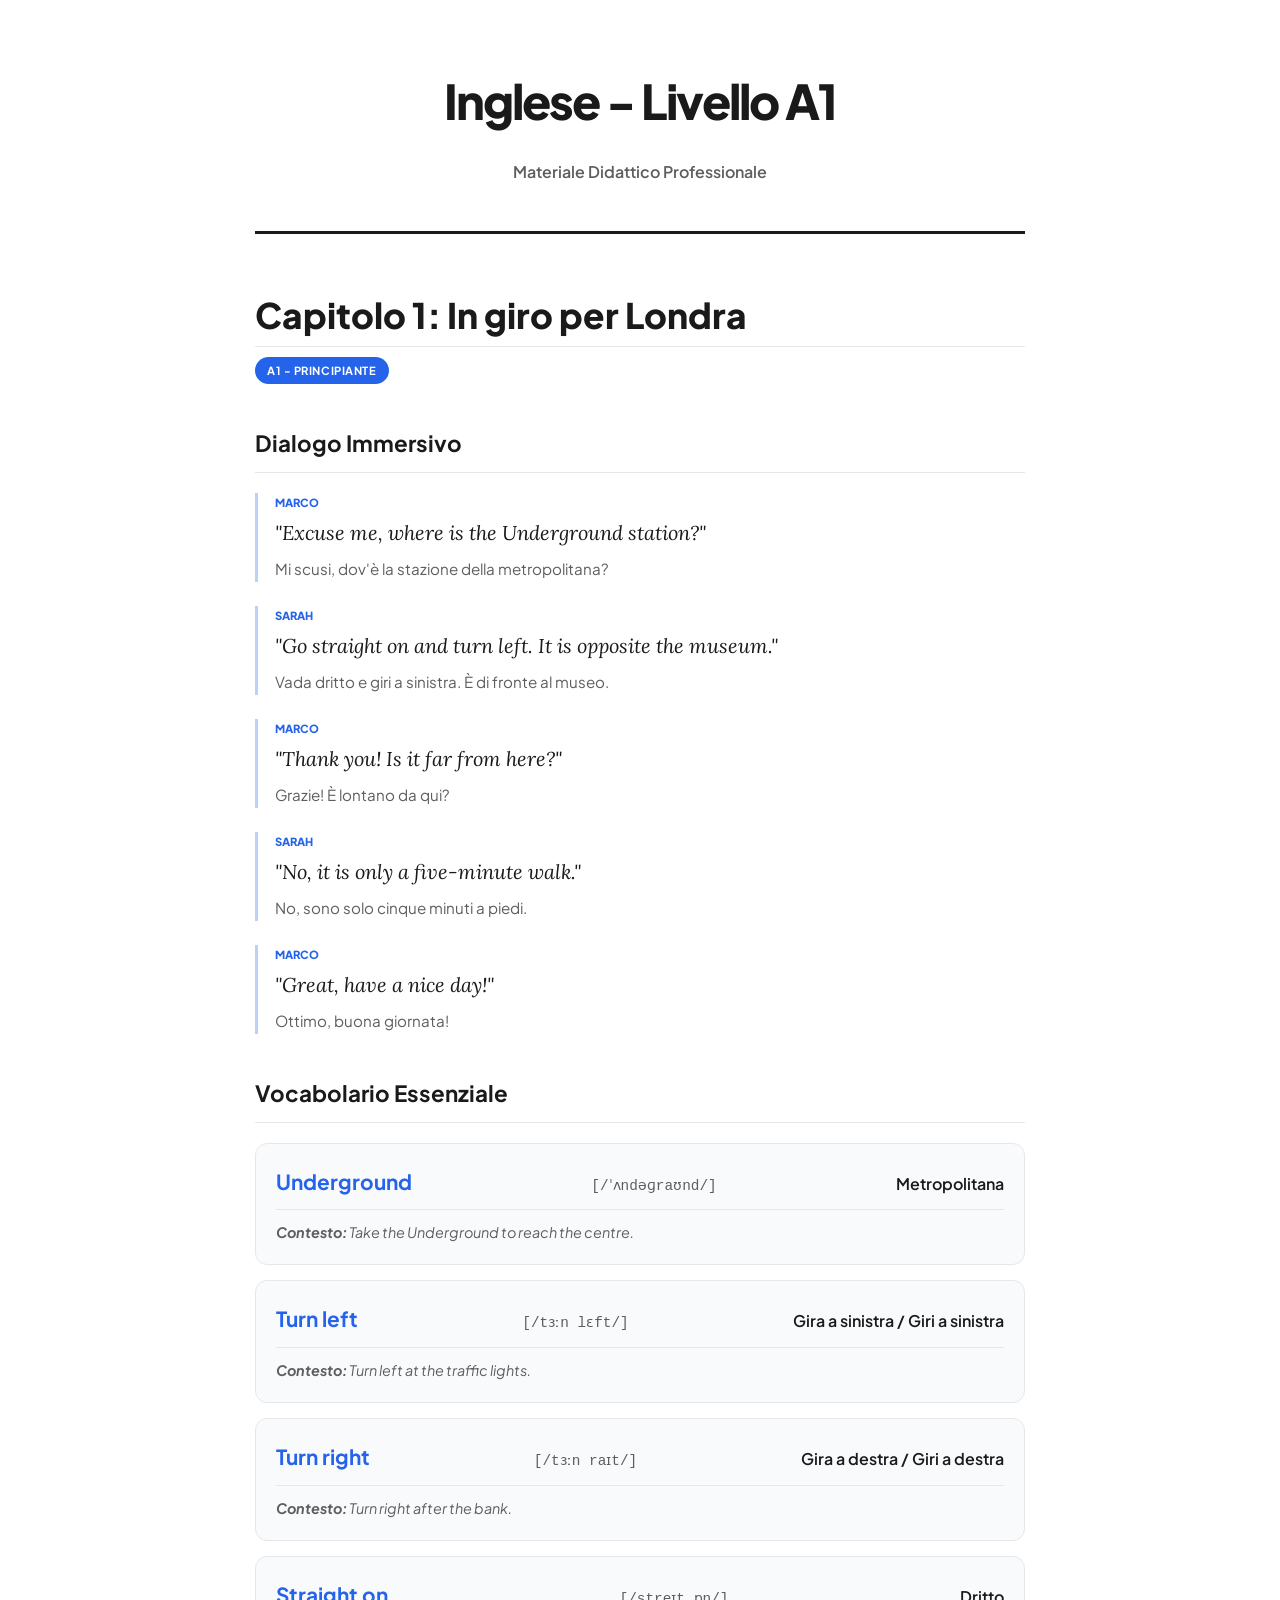
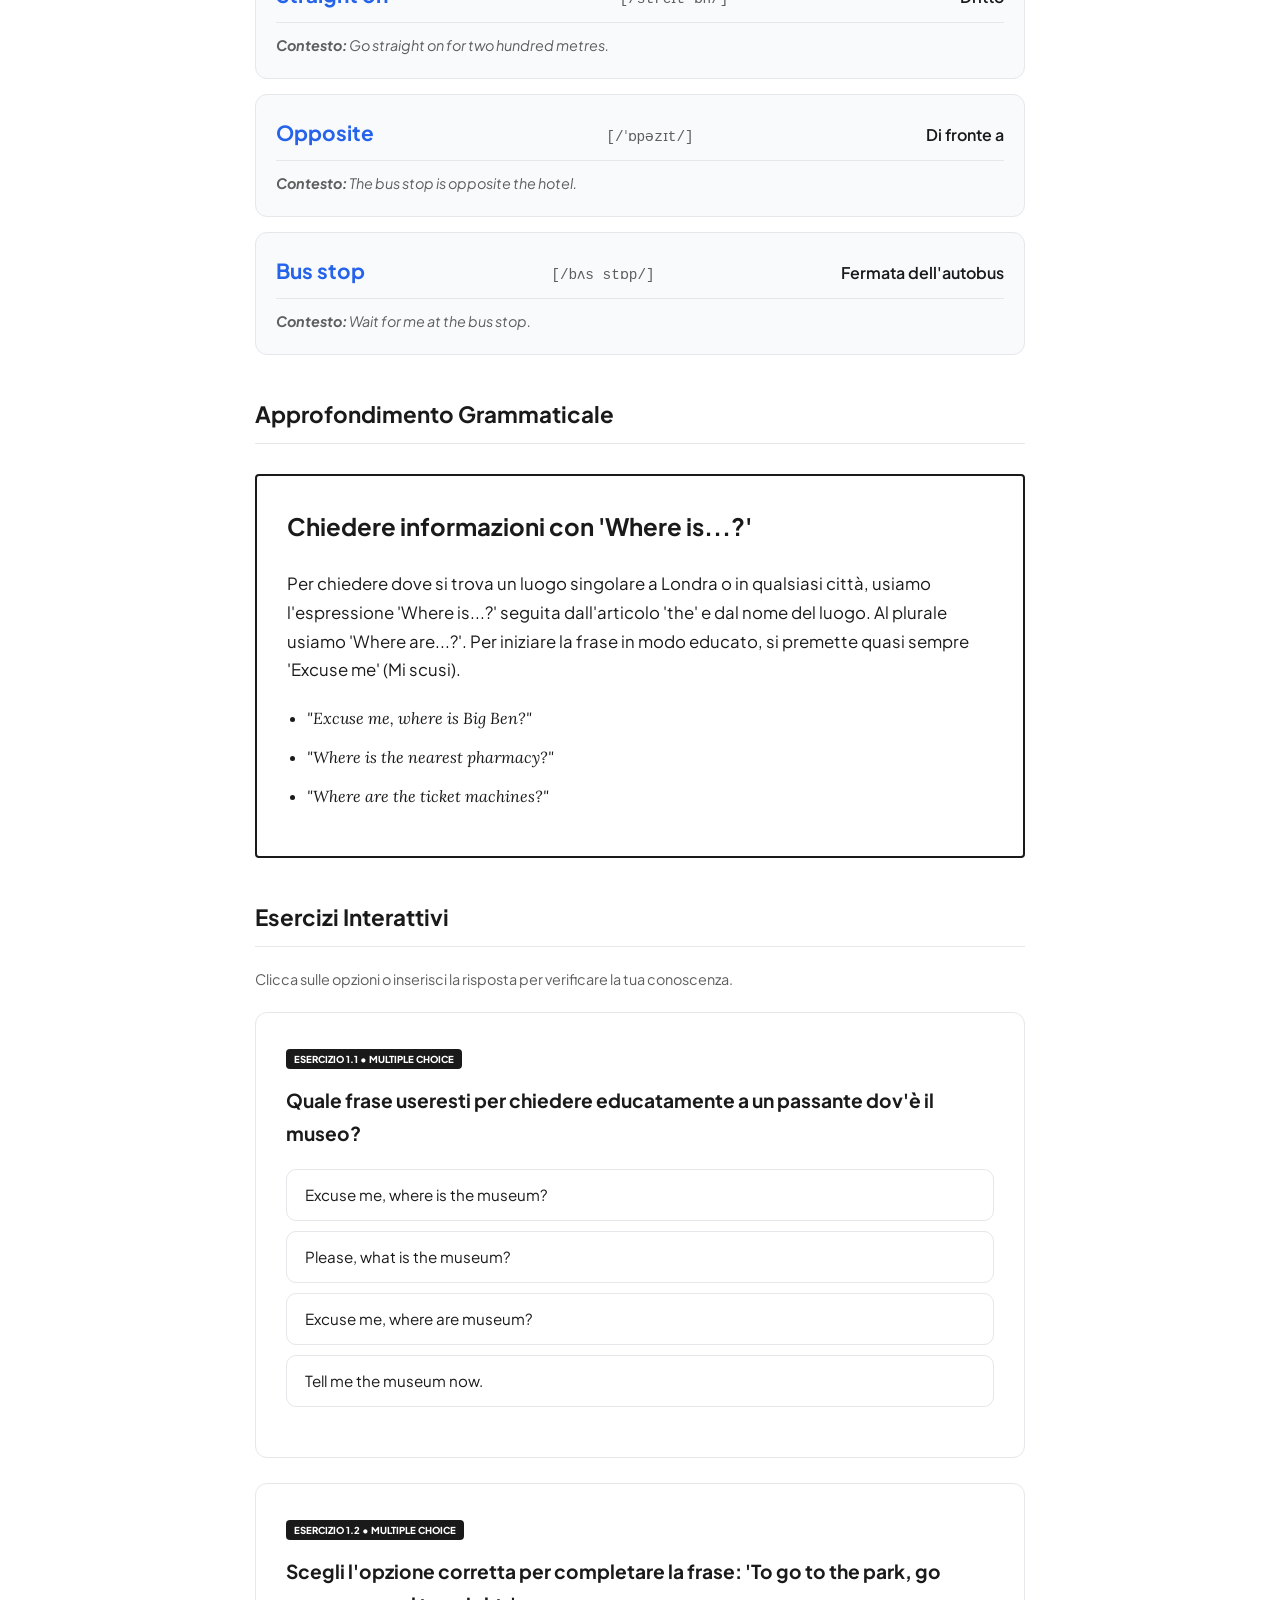
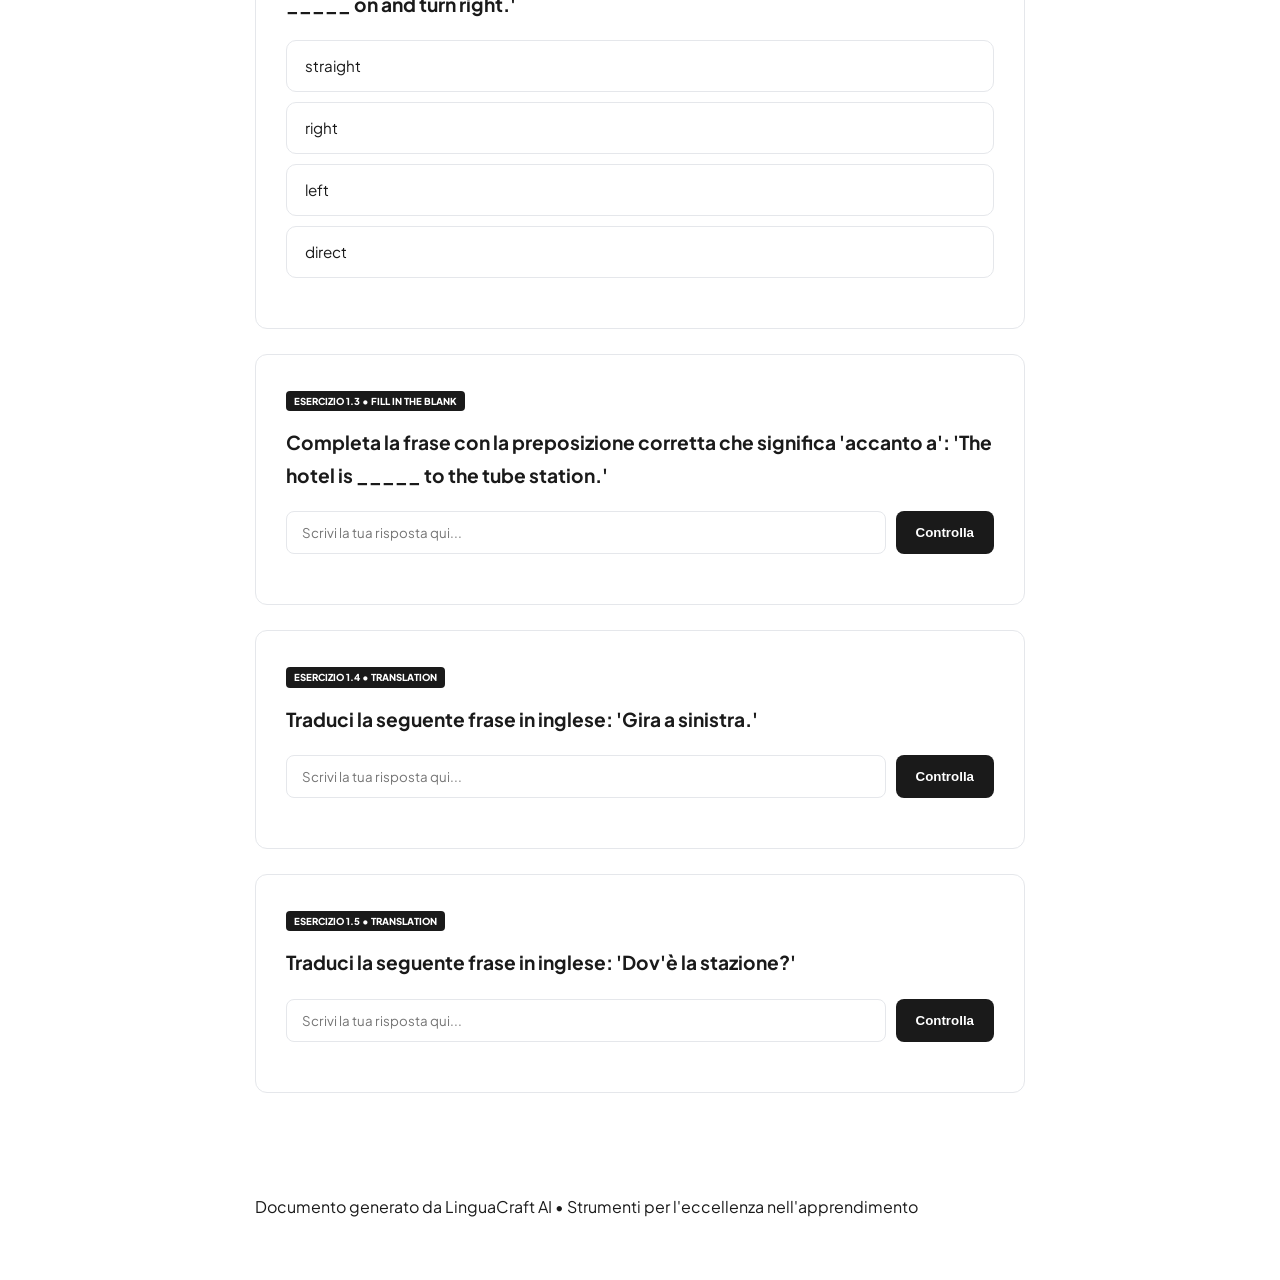
<file: public/assets/lezione_inglese.html>
<!DOCTYPE html>
<html lang="it">
<head>
    <meta charset="UTF-8">
    <meta name="viewport" content="width=device-width, initial-scale=1.0">
    <title>Inglese - Livello A1</title>
    <style>
        @import url('https://fonts.googleapis.com/css2?family=Plus+Jakarta+Sans:wght@400;600;700;800&family=Lora:ital,wght@0,400;0,700;1,400&display=swap');
        
        :root {
            --bg: #ffffff;
            --text-main: #1a1a1a;
            --text-muted: #5e5e5e;
            --accent: #2563eb;
            --accent-soft: #eff6ff;
            --border: #e5e7eb;
            --card-bg: #f9fafb;
        }

        * { box-sizing: border-box; }
        
        body { 
            font-family: 'Plus Jakarta Sans', system-ui, sans-serif; 
            line-height: 1.7; 
            max-width: 850px; 
            margin: 0 auto; 
            padding: 60px 40px; 
            background-color: var(--bg); 
            color: var(--text-main);
            -webkit-print-color-adjust: exact;
        }

        .header-main {
            text-align: center;
            border-bottom: 3px solid var(--text-main);
            padding-bottom: 30px;
            margin-bottom: 60px;
        }

        .header-main h1 { 
            font-size: 3rem; 
            margin: 0; 
            font-weight: 800;
            letter-spacing: -0.04em;
        }

        .chapter { 
            margin-bottom: 100px;
            page-break-before: always;
        }

        .chapter:first-of-type { page-break-before: auto; }

        .chapter-header {
            margin-bottom: 40px;
        }

        .chapter-title {
            font-size: 2.2rem;
            font-weight: 800;
            color: var(--text-main);
            margin: 0;
            line-height: 1.2;
        }

        .difficulty-tag {
            display: inline-block;
            background: var(--accent);
            color: white;
            font-size: 0.7rem;
            text-transform: uppercase;
            padding: 4px 12px;
            border-radius: 100px;
            font-weight: 700;
            margin-top: 10px;
            letter-spacing: 0.05em;
        }

        h2 { 
            font-size: 1.4rem;
            margin-top: 40px;
            margin-bottom: 20px;
            font-weight: 700;
            border-bottom: 1px solid var(--border);
            padding-bottom: 10px;
        }

        .section { margin: 40px 0; }

        /* Dialogue Style */
        .dialogue-container {
            margin: 20px 0;
        }
        .dialogue-item {
            margin-bottom: 24px;
            padding-left: 20px;
            position: relative;
        }
        .dialogue-item::before {
            content: "";
            position: absolute;
            left: 0;
            top: 0;
            bottom: 0;
            width: 3px;
            background: var(--accent);
            opacity: 0.3;
        }
        .speaker-name {
            display: block;
            font-weight: 800;
            font-size: 0.7rem;
            text-transform: uppercase;
            color: var(--accent);
            margin-bottom: 4px;
        }
        .text-foreign {
            font-family: 'Lora', serif;
            font-size: 1.25rem;
            font-style: italic;
            color: var(--text-main);
            display: block;
            margin-bottom: 6px;
        }
        .text-translation {
            font-size: 0.95rem;
            color: var(--text-muted);
            display: block;
        }

        /* Vocabulary Table-like Grid */
        .vocab-list {
            display: grid;
            gap: 15px;
        }
        .vocab-card {
            background: var(--card-bg);
            padding: 20px;
            border-radius: 12px;
            border: 1px solid var(--border);
        }
        .vocab-head {
            display: flex;
            justify-content: space-between;
            align-items: baseline;
            margin-bottom: 8px;
        }
        .word { font-size: 1.3rem; font-weight: 700; color: var(--accent); }
        .phon { font-family: monospace; color: var(--text-muted); font-size: 0.9rem; }
        .transl { font-weight: 600; color: var(--text-main); }
        .example-sentence {
            margin-top: 10px;
            padding-top: 10px;
            border-top: 1px solid var(--border);
            font-size: 0.9rem;
            color: var(--text-muted);
            font-style: italic;
        }

        /* Grammar Box */
        .grammar-card {
            border: 2px solid var(--text-main);
            padding: 30px;
            border-radius: 4px;
            margin: 30px 0;
        }
        .grammar-card h3 { margin-top: 0; font-size: 1.5rem; }
        .grammar-card p { font-size: 1.05rem; }
        .grammar-list { padding-left: 20px; margin-top: 20px; }
        .grammar-list li { margin-bottom: 12px; font-family: 'Lora', serif; font-style: italic; }

        /* Exercises Section */
        .exercise-item {
            background: white;
            border: 1px solid var(--border);
            padding: 30px;
            border-radius: 12px;
            margin-bottom: 25px;
        }
        .ex-label {
            display: inline-block;
            background: var(--text-main);
            color: white;
            font-size: 0.6rem;
            font-weight: 800;
            padding: 2px 8px;
            border-radius: 4px;
            text-transform: uppercase;
            margin-bottom: 15px;
        }
        .ex-question {
            font-size: 1.2rem;
            font-weight: 700;
            margin-bottom: 20px;
        }
        .ex-options {
            display: grid;
            grid-template-columns: 1fr;
            gap: 10px;
            margin-bottom: 20px;
        }
        .ex-option {
            padding: 12px 18px;
            border: 1px solid var(--border);
            border-radius: 10px;
            font-size: 0.95rem;
            cursor: pointer;
            transition: all 0.2s;
        }
        .ex-option:hover {
            border-color: var(--accent);
            background: var(--accent-soft);
        }
        .ex-option.correct {
            background: #dcfce7;
            border-color: #22c55e;
            color: #166534;
        }
        .ex-option.wrong {
            background: #fee2e2;
            border-color: #ef4444;
            color: #991b1b;
        }

        .ex-input-group {
            display: flex;
            gap: 10px;
            margin-bottom: 20px;
        }
        .ex-input {
            flex: 1;
            padding: 12px 15px;
            border: 1px solid var(--border);
            border-radius: 8px;
            font-family: inherit;
        }
        .ex-check-btn {
            background: var(--text-main);
            color: white;
            border: none;
            padding: 0 20px;
            border-radius: 8px;
            cursor: pointer;
            font-weight: 600;
        }

        .ex-feedback {
            margin-top: 20px;
            padding: 20px;
            background: var(--card-bg);
            border-radius: 10px;
            border: 1px solid var(--border);
            animation: fadeIn 0.4s ease;
        }
        @keyframes fadeIn {
            from { opacity: 0; transform: translateY(5px); }
            to { opacity: 1; transform: translateY(0); }
        }
        .ex-solution-text {
            color: var(--text-main);
            font-weight: 700;
            margin-bottom: 8px;
        }
        .ex-explanation-text {
            font-size: 0.85rem;
            color: var(--text-muted);
            line-height: 1.5;
        }

        .answer-key { 
            display: none; 
        }

        @media print { 
            body { padding: 40px; }
            .chapter { border: none; } 
            .exercise-item { box-shadow: none; border: 1px solid #ddd; }
            .answer-key { display: block; }
            .ex-check-btn, .ex-input { display: none; }
        }
    </style>
    <script>
        function checkOption(el, correctAnswer) {
            const container = el.closest('.exercise-item');
            if (container.classList.contains('answered')) return;
            
            const options = container.querySelectorAll('.ex-option');
            const feedback = container.querySelector('.ex-feedback');
            
            container.classList.add('answered');
            
            if (el.innerText.trim() === correctAnswer.trim()) {
                el.classList.add('correct');
            } else {
                el.classList.add('wrong');
                // Find and highlight correct one
                options.forEach(opt => {
                    if (opt.innerText.trim() === correctAnswer.trim()) opt.classList.add('correct');
                });
            }
            
            feedback.style.display = 'block';
        }

        function checkInput(input, correctAnswer) {
            const container = input.closest('.exercise-item');
            if (container.classList.contains('answered')) return;
            
            const feedback = container.querySelector('.ex-feedback');
            container.classList.add('answered');
            
            const isCorrect = input.value.trim().toLowerCase() === correctAnswer.trim().toLowerCase();
            input.style.borderColor = isCorrect ? '#22c55e' : '#ef4444';
            input.style.backgroundColor = isCorrect ? '#dcfce7' : '#fee2e2';
            
            feedback.style.display = 'block';
        }
    </script>
</head>
<body>
        <div class="header-main">
            <h1>Inglese - Livello A1</h1>
            <p style="color: var(--text-muted); font-weight: 600;">Materiale Didattico Professionale</p>
        </div>
        
    <article class="chapter">
      <header class="chapter-header">
        <h2 class="chapter-title">Capitolo 1: In giro per Londra</h2>
        <span class="difficulty-tag">A1 - Principiante</span>
      </header>
      
      <section class="section">
        <h2>Dialogo Immersivo</h2>
        <div class="dialogue-container">
          
            <div class="dialogue-item">
              <span class="speaker-name">Marco</span>
              <span class="text-foreign">"Excuse me, where is the Underground station?"</span>
              <span class="text-translation">Mi scusi, dov'è la stazione della metropolitana?</span>
            </div>
          
            <div class="dialogue-item">
              <span class="speaker-name">Sarah</span>
              <span class="text-foreign">"Go straight on and turn left. It is opposite the museum."</span>
              <span class="text-translation">Vada dritto e giri a sinistra. È di fronte al museo.</span>
            </div>
          
            <div class="dialogue-item">
              <span class="speaker-name">Marco</span>
              <span class="text-foreign">"Thank you! Is it far from here?"</span>
              <span class="text-translation">Grazie! È lontano da qui?</span>
            </div>
          
            <div class="dialogue-item">
              <span class="speaker-name">Sarah</span>
              <span class="text-foreign">"No, it is only a five-minute walk."</span>
              <span class="text-translation">No, sono solo cinque minuti a piedi.</span>
            </div>
          
            <div class="dialogue-item">
              <span class="speaker-name">Marco</span>
              <span class="text-foreign">"Great, have a nice day!"</span>
              <span class="text-translation">Ottimo, buona giornata!</span>
            </div>
          
        </div>
      </section>

      <section class="section">
        <h2>Vocabolario Essenziale</h2>
        <div class="vocab-list">
          
            <div class="vocab-card">
              <div class="vocab-head">
                <span class="word">Underground</span>
                <span class="phon">[/ˈʌndəɡraʊnd/]</span>
                <span class="transl">Metropolitana</span>
              </div>
              <div class="example-sentence">
                <strong>Contesto:</strong> Take the Underground to reach the centre.
              </div>
            </div>
          
            <div class="vocab-card">
              <div class="vocab-head">
                <span class="word">Turn left</span>
                <span class="phon">[/tɜːn lɛft/]</span>
                <span class="transl">Gira a sinistra / Giri a sinistra</span>
              </div>
              <div class="example-sentence">
                <strong>Contesto:</strong> Turn left at the traffic lights.
              </div>
            </div>
          
            <div class="vocab-card">
              <div class="vocab-head">
                <span class="word">Turn right</span>
                <span class="phon">[/tɜːn raɪt/]</span>
                <span class="transl">Gira a destra / Giri a destra</span>
              </div>
              <div class="example-sentence">
                <strong>Contesto:</strong> Turn right after the bank.
              </div>
            </div>
          
            <div class="vocab-card">
              <div class="vocab-head">
                <span class="word">Straight on</span>
                <span class="phon">[/streɪt ɒn/]</span>
                <span class="transl">Dritto</span>
              </div>
              <div class="example-sentence">
                <strong>Contesto:</strong> Go straight on for two hundred metres.
              </div>
            </div>
          
            <div class="vocab-card">
              <div class="vocab-head">
                <span class="word">Opposite</span>
                <span class="phon">[/ˈɒpəzɪt/]</span>
                <span class="transl">Di fronte a</span>
              </div>
              <div class="example-sentence">
                <strong>Contesto:</strong> The bus stop is opposite the hotel.
              </div>
            </div>
          
            <div class="vocab-card">
              <div class="vocab-head">
                <span class="word">Bus stop</span>
                <span class="phon">[/bʌs stɒp/]</span>
                <span class="transl">Fermata dell'autobus</span>
              </div>
              <div class="example-sentence">
                <strong>Contesto:</strong> Wait for me at the bus stop.
              </div>
            </div>
          
        </div>
      </section>

      <section class="section">
        <h2>Approfondimento Grammaticale</h2>
        <div class="grammar-card">
          <h3>Chiedere informazioni con 'Where is...?'</h3>
          <p>Per chiedere dove si trova un luogo singolare a Londra o in qualsiasi città, usiamo l'espressione 'Where is...?' seguita dall'articolo 'the' e dal nome del luogo. Al plurale usiamo 'Where are...?'. Per iniziare la frase in modo educato, si premette quasi sempre 'Excuse me' (Mi scusi).</p>
          <ul class="grammar-list">
            <li>"Excuse me, where is Big Ben?"</li><li>"Where is the nearest pharmacy?"</li><li>"Where are the ticket machines?"</li>
          </ul>
        </div>
      </section>

      <section class="section">
        <h2>Esercizi Interattivi</h2>
        <p style="color: var(--text-muted); font-size: 0.9rem; margin-bottom: 20px;">
          Clicca sulle opzioni o inserisci la risposta per verificare la tua conoscenza.
        </p>
        <div class="exercises-container">
          
            <div class="exercise-item" id="ex-0-0" data-answer="Excuse me, where is the museum?">
              <span class="ex-label">Esercizio 1.1 &bull; multiple choice</span>
              <div class="ex-question">Quale frase useresti per chiedere educatamente a un passante dov'è il museo?</div>
              
              
                <div class="ex-options">
                  
                    <div class="ex-option" onclick="checkOption(this, 'Excuse me, where is the museum?')">Excuse me, where is the museum?</div>
                  
                    <div class="ex-option" onclick="checkOption(this, 'Excuse me, where is the museum?')">Please, what is the museum?</div>
                  
                    <div class="ex-option" onclick="checkOption(this, 'Excuse me, where is the museum?')">Excuse me, where are museum?</div>
                  
                    <div class="ex-option" onclick="checkOption(this, 'Excuse me, where is the museum?')">Tell me the museum now.</div>
                  
                </div>
              

              <div class="ex-feedback" style="display: none;">
                <div class="ex-solution-text">
                  <strong>Risposta Corretta:</strong> <span class="correct-val">Excuse me, where is the museum?</span>
                </div>
                <div class="ex-explanation-text">'Excuse me, where is...' è la forma corretta ed educata per chiedere dove si trova un luogo singolare.</div>
              </div>
            </div>
          
            <div class="exercise-item" id="ex-0-1" data-answer="straight">
              <span class="ex-label">Esercizio 1.2 &bull; multiple choice</span>
              <div class="ex-question">Scegli l'opzione corretta per completare la frase: 'To go to the park, go _____ on and turn right.'</div>
              
              
                <div class="ex-options">
                  
                    <div class="ex-option" onclick="checkOption(this, 'straight')">straight</div>
                  
                    <div class="ex-option" onclick="checkOption(this, 'straight')">right</div>
                  
                    <div class="ex-option" onclick="checkOption(this, 'straight')">left</div>
                  
                    <div class="ex-option" onclick="checkOption(this, 'straight')">direct</div>
                  
                </div>
              

              <div class="ex-feedback" style="display: none;">
                <div class="ex-solution-text">
                  <strong>Risposta Corretta:</strong> <span class="correct-val">straight</span>
                </div>
                <div class="ex-explanation-text">L'espressione comune per dire 'vai dritto' in inglese britannico è 'go straight on'.</div>
              </div>
            </div>
          
            <div class="exercise-item" id="ex-0-2" data-answer="next">
              <span class="ex-label">Esercizio 1.3 &bull; fill in the blank</span>
              <div class="ex-question">Completa la frase con la preposizione corretta che significa 'accanto a': 'The hotel is _____ to the tube station.'</div>
              
              
                <div class="ex-input-group">
                  <input type="text" class="ex-input" placeholder="Scrivi la tua risposta qui..." onkeypress="if(event.key === 'Enter') checkInput(this, 'next')">
                  <button class="ex-check-btn" onclick="checkInput(this.previousElementSibling, 'next')">Controlla</button>
                </div>
              

              <div class="ex-feedback" style="display: none;">
                <div class="ex-solution-text">
                  <strong>Risposta Corretta:</strong> <span class="correct-val">next</span>
                </div>
                <div class="ex-explanation-text">La locuzione prepositiva corretta per 'accanto a' è 'next to'.</div>
              </div>
            </div>
          
            <div class="exercise-item" id="ex-0-3" data-answer="Turn left.">
              <span class="ex-label">Esercizio 1.4 &bull; translation</span>
              <div class="ex-question">Traduci la seguente frase in inglese: 'Gira a sinistra.'</div>
              
              
                <div class="ex-input-group">
                  <input type="text" class="ex-input" placeholder="Scrivi la tua risposta qui..." onkeypress="if(event.key === 'Enter') checkInput(this, 'Turn left.')">
                  <button class="ex-check-btn" onclick="checkInput(this.previousElementSibling, 'Turn left.')">Controlla</button>
                </div>
              

              <div class="ex-feedback" style="display: none;">
                <div class="ex-solution-text">
                  <strong>Risposta Corretta:</strong> <span class="correct-val">Turn left.</span>
                </div>
                <div class="ex-explanation-text">Si usa la forma imperativa del verbo 'to turn' seguita dalla direzione 'left'.</div>
              </div>
            </div>
          
            <div class="exercise-item" id="ex-0-4" data-answer="Where is the station?">
              <span class="ex-label">Esercizio 1.5 &bull; translation</span>
              <div class="ex-question">Traduci la seguente frase in inglese: 'Dov'è la stazione?'</div>
              
              
                <div class="ex-input-group">
                  <input type="text" class="ex-input" placeholder="Scrivi la tua risposta qui..." onkeypress="if(event.key === 'Enter') checkInput(this, 'Where is the station?')">
                  <button class="ex-check-btn" onclick="checkInput(this.previousElementSibling, 'Where is the station?')">Controlla</button>
                </div>
              

              <div class="ex-feedback" style="display: none;">
                <div class="ex-solution-text">
                  <strong>Risposta Corretta:</strong> <span class="correct-val">Where is the station?</span>
                </div>
                <div class="ex-explanation-text">'Where is' si usa per domandare la posizione di un elemento singolare determinato da 'the'.</div>
              </div>
            </div>
          
        </div>
      </section>
    </article>
  
        
    <section class="answer-key" style="page-break-before: always; margin-top: 100px;">
      <h2 style="font-size: 2rem; border-bottom: 3px solid var(--text-main); padding-bottom: 15px;">Chiave delle Risposte</h2>
      <p style="margin-bottom: 30px; color: var(--text-muted);">Usa questa sezione per verificare il tuo lavoro dopo aver completato gli esercizi.</p>
      
      
        <div style="margin-bottom: 40px;">
          <h3 style="color: var(--accent); margin-bottom: 15px;">Capitolo 1: In giro per Londra</h3>
          <div style="display: grid; gap: 15px;">
            
              <div style="padding: 15px; background: var(--card-bg); border-radius: 8px; border: 1px solid var(--border);">
                <div style="font-weight: 800; font-size: 0.8rem; text-transform: uppercase; margin-bottom: 5px;">
                  Es. 1.1
                </div>
                <div style="font-weight: 600;">Risposta: <span style="color: var(--accent);">Excuse me, where is the museum?</span></div>
                <div style="font-size: 0.85rem; color: var(--text-muted); margin-top: 5px;">'Excuse me, where is...' è la forma corretta ed educata per chiedere dove si trova un luogo singolare.</div>
              </div>
            
              <div style="padding: 15px; background: var(--card-bg); border-radius: 8px; border: 1px solid var(--border);">
                <div style="font-weight: 800; font-size: 0.8rem; text-transform: uppercase; margin-bottom: 5px;">
                  Es. 1.2
                </div>
                <div style="font-weight: 600;">Risposta: <span style="color: var(--accent);">straight</span></div>
                <div style="font-size: 0.85rem; color: var(--text-muted); margin-top: 5px;">L'espressione comune per dire 'vai dritto' in inglese britannico è 'go straight on'.</div>
              </div>
            
              <div style="padding: 15px; background: var(--card-bg); border-radius: 8px; border: 1px solid var(--border);">
                <div style="font-weight: 800; font-size: 0.8rem; text-transform: uppercase; margin-bottom: 5px;">
                  Es. 1.3
                </div>
                <div style="font-weight: 600;">Risposta: <span style="color: var(--accent);">next</span></div>
                <div style="font-size: 0.85rem; color: var(--text-muted); margin-top: 5px;">La locuzione prepositiva corretta per 'accanto a' è 'next to'.</div>
              </div>
            
              <div style="padding: 15px; background: var(--card-bg); border-radius: 8px; border: 1px solid var(--border);">
                <div style="font-weight: 800; font-size: 0.8rem; text-transform: uppercase; margin-bottom: 5px;">
                  Es. 1.4
                </div>
                <div style="font-weight: 600;">Risposta: <span style="color: var(--accent);">Turn left.</span></div>
                <div style="font-size: 0.85rem; color: var(--text-muted); margin-top: 5px;">Si usa la forma imperativa del verbo 'to turn' seguita dalla direzione 'left'.</div>
              </div>
            
              <div style="padding: 15px; background: var(--card-bg); border-radius: 8px; border: 1px solid var(--border);">
                <div style="font-weight: 800; font-size: 0.8rem; text-transform: uppercase; margin-bottom: 5px;">
                  Es. 1.5
                </div>
                <div style="font-weight: 600;">Risposta: <span style="color: var(--accent);">Where is the station?</span></div>
                <div style="font-size: 0.85rem; color: var(--text-muted); margin-top: 5px;">'Where is' si usa per domandare la posizione di un elemento singolare determinato da 'the'.</div>
              </div>
            
          </div>
        </div>
      
    </section>
  
        <footer>
          Documento generato da LinguaCraft AI • Strumenti per l'eccellenza nell'apprendimento
        </footer>
    </div>
</body>
</html>
</file>
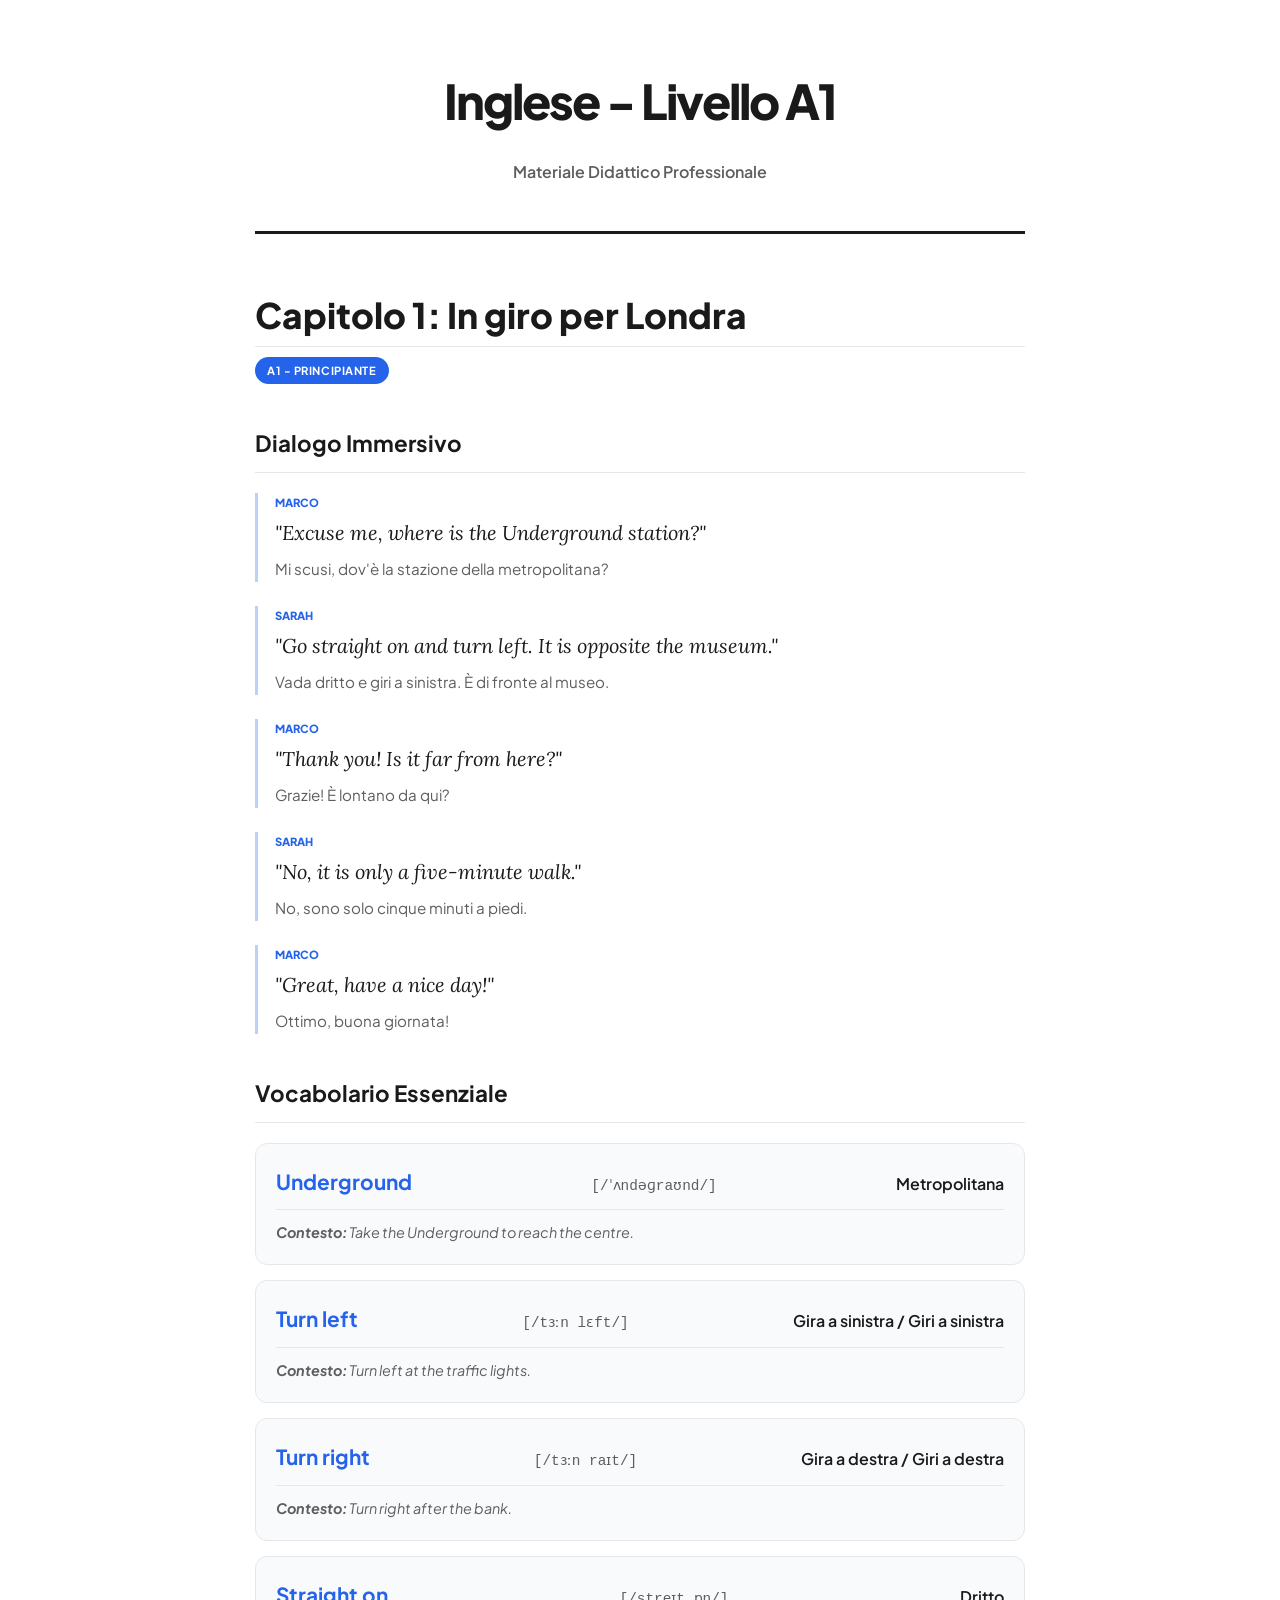
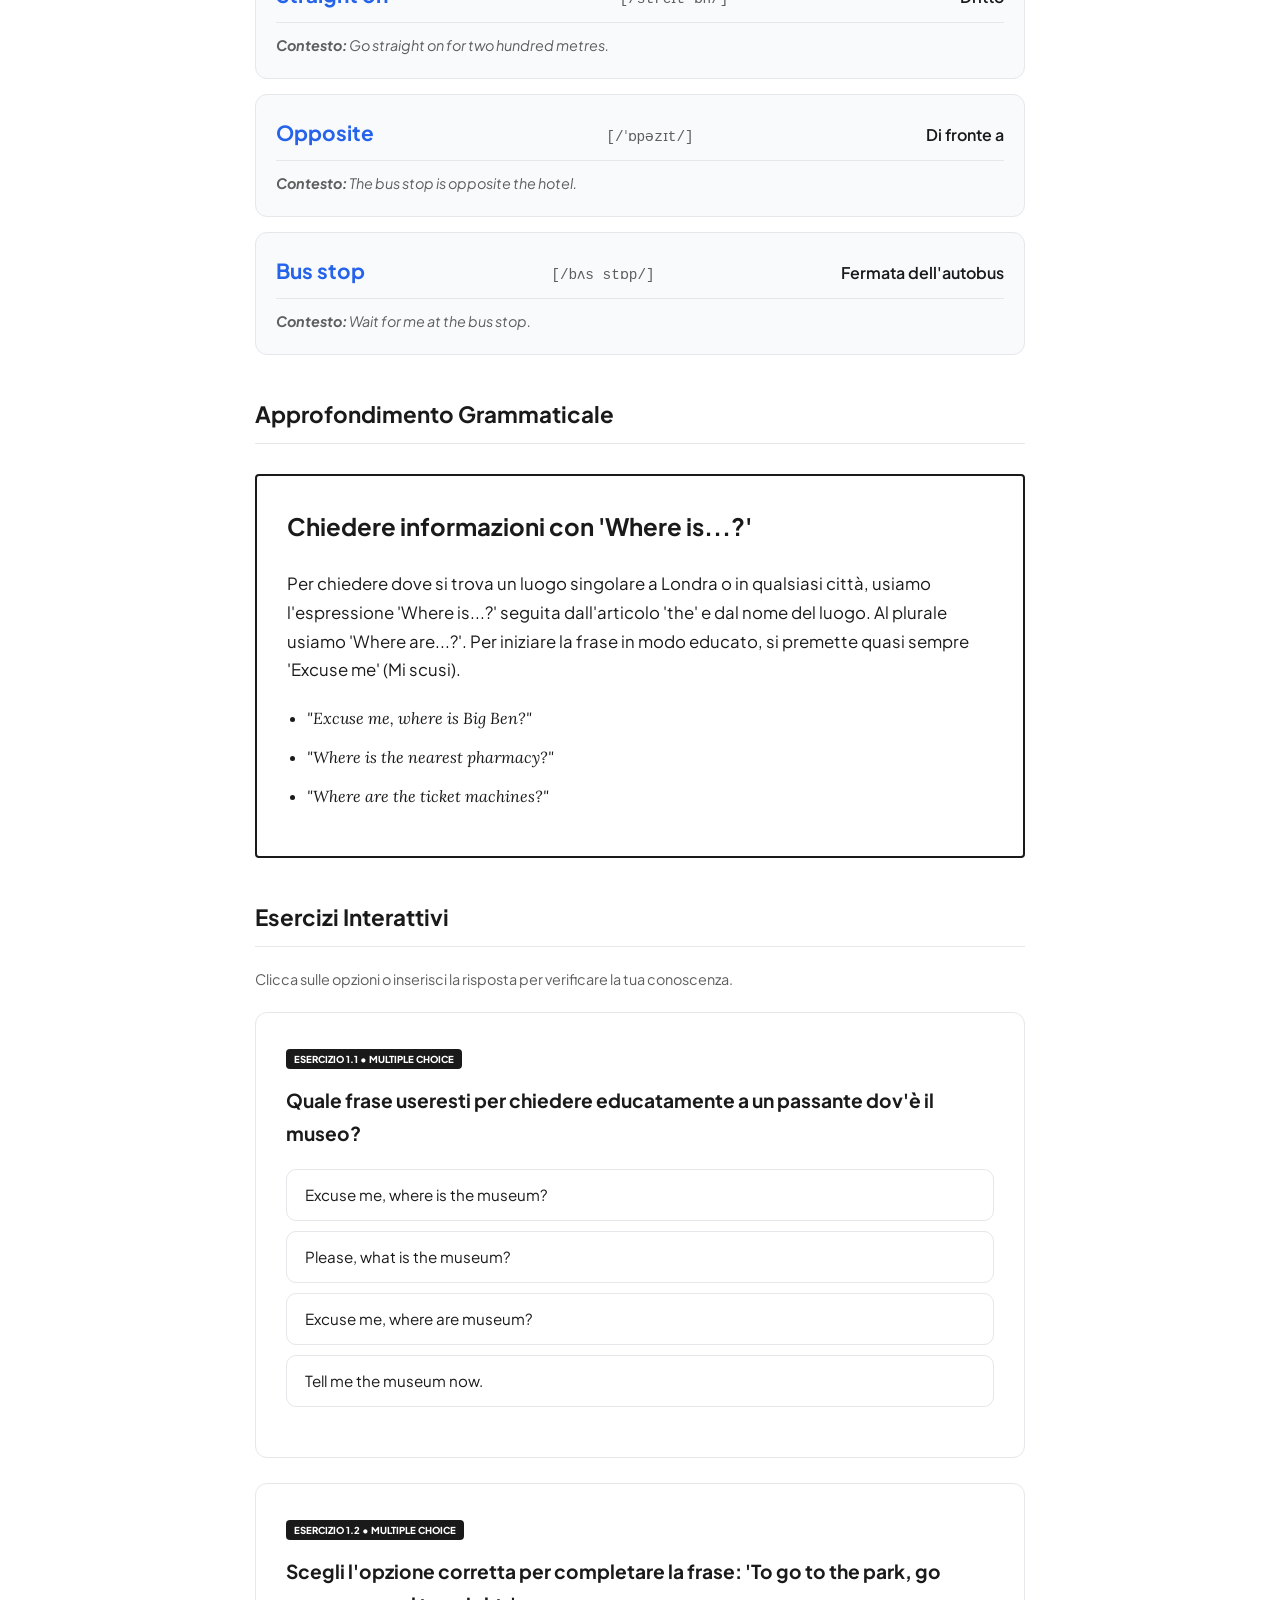
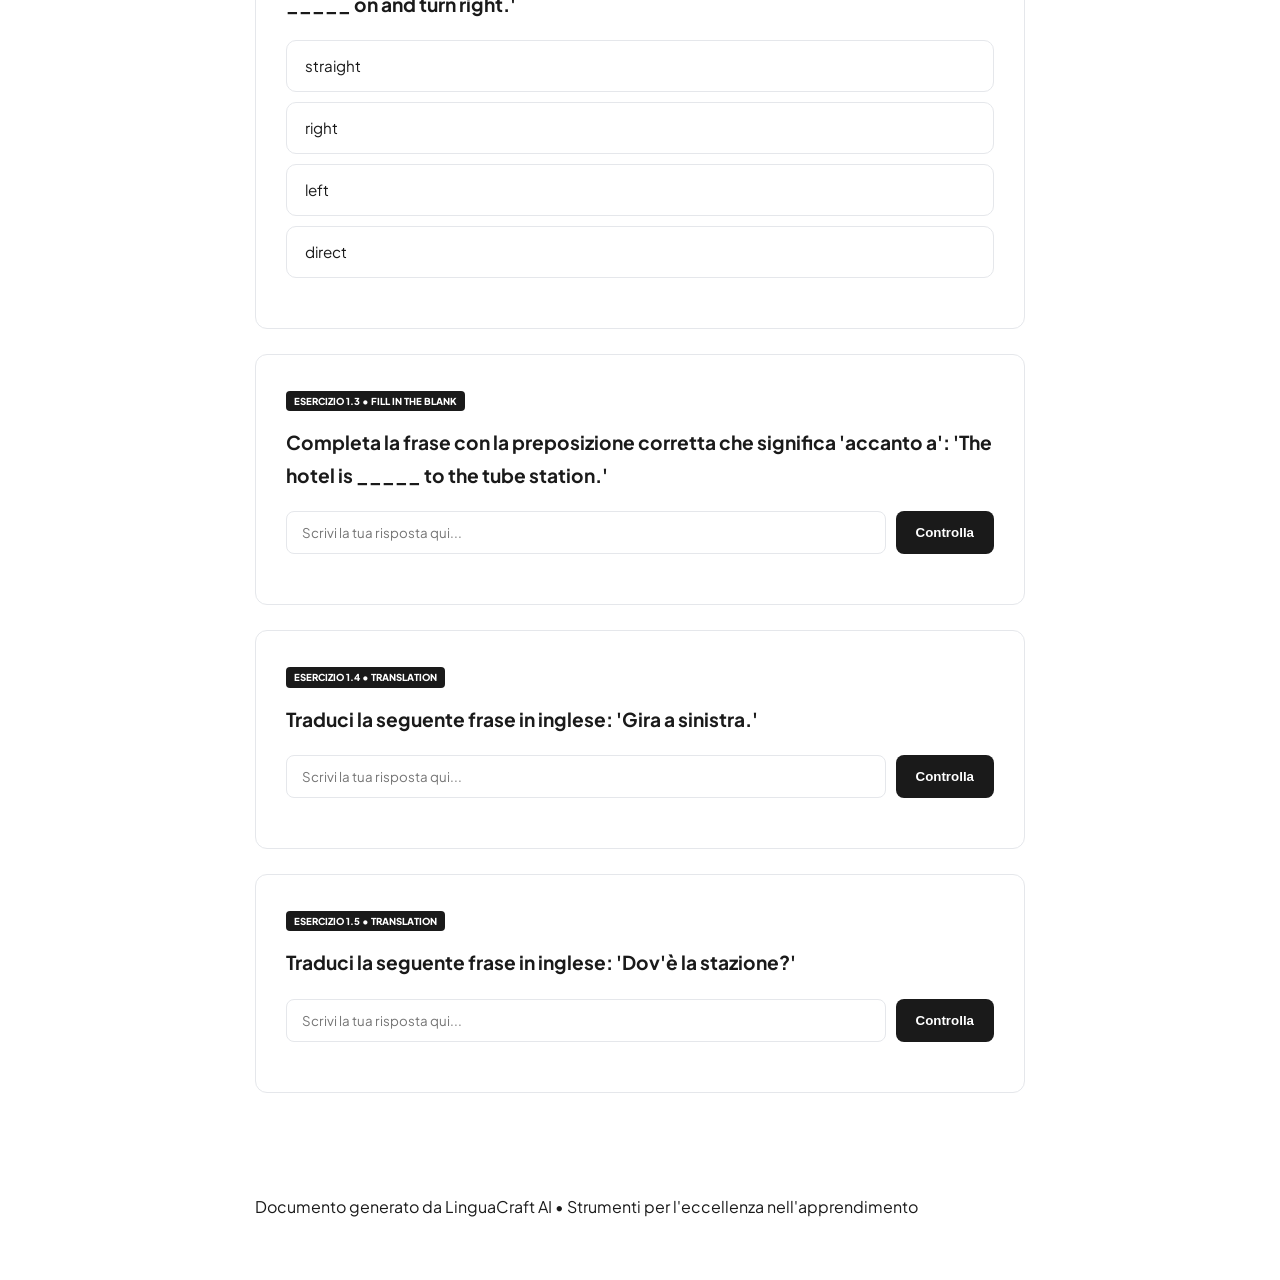
<file: public/assets/iframe/lezione_inglese.html>
<!DOCTYPE html>
<html lang="it">
<head>
    <meta charset="UTF-8">
    <meta name="viewport" content="width=device-width, initial-scale=1.0">
    <title>Inglese - Livello A1</title>
    <style>
        @import url('https://fonts.googleapis.com/css2?family=Plus+Jakarta+Sans:wght@400;600;700;800&family=Lora:ital,wght@0,400;0,700;1,400&display=swap');
        
        :root {
            --bg: #ffffff;
            --text-main: #1a1a1a;
            --text-muted: #5e5e5e;
            --accent: #2563eb;
            --accent-soft: #eff6ff;
            --border: #e5e7eb;
            --card-bg: #f9fafb;
        }

        * { box-sizing: border-box; }
        
        body { 
            font-family: 'Plus Jakarta Sans', system-ui, sans-serif; 
            line-height: 1.7; 
            max-width: 850px; 
            margin: 0 auto; 
            padding: 60px 40px; 
            background-color: var(--bg); 
            color: var(--text-main);
            -webkit-print-color-adjust: exact;
        }

        .header-main {
            text-align: center;
            border-bottom: 3px solid var(--text-main);
            padding-bottom: 30px;
            margin-bottom: 60px;
        }

        .header-main h1 { 
            font-size: 3rem; 
            margin: 0; 
            font-weight: 800;
            letter-spacing: -0.04em;
        }

        .chapter { 
            margin-bottom: 100px;
            page-break-before: always;
        }

        .chapter:first-of-type { page-break-before: auto; }

        .chapter-header {
            margin-bottom: 40px;
        }

        .chapter-title {
            font-size: 2.2rem;
            font-weight: 800;
            color: var(--text-main);
            margin: 0;
            line-height: 1.2;
        }

        .difficulty-tag {
            display: inline-block;
            background: var(--accent);
            color: white;
            font-size: 0.7rem;
            text-transform: uppercase;
            padding: 4px 12px;
            border-radius: 100px;
            font-weight: 700;
            margin-top: 10px;
            letter-spacing: 0.05em;
        }

        h2 { 
            font-size: 1.4rem;
            margin-top: 40px;
            margin-bottom: 20px;
            font-weight: 700;
            border-bottom: 1px solid var(--border);
            padding-bottom: 10px;
        }

        .section { margin: 40px 0; }

        /* Dialogue Style */
        .dialogue-container {
            margin: 20px 0;
        }
        .dialogue-item {
            margin-bottom: 24px;
            padding-left: 20px;
            position: relative;
        }
        .dialogue-item::before {
            content: "";
            position: absolute;
            left: 0;
            top: 0;
            bottom: 0;
            width: 3px;
            background: var(--accent);
            opacity: 0.3;
        }
        .speaker-name {
            display: block;
            font-weight: 800;
            font-size: 0.7rem;
            text-transform: uppercase;
            color: var(--accent);
            margin-bottom: 4px;
        }
        .text-foreign {
            font-family: 'Lora', serif;
            font-size: 1.25rem;
            font-style: italic;
            color: var(--text-main);
            display: block;
            margin-bottom: 6px;
        }
        .text-translation {
            font-size: 0.95rem;
            color: var(--text-muted);
            display: block;
        }

        /* Vocabulary Table-like Grid */
        .vocab-list {
            display: grid;
            gap: 15px;
        }
        .vocab-card {
            background: var(--card-bg);
            padding: 20px;
            border-radius: 12px;
            border: 1px solid var(--border);
        }
        .vocab-head {
            display: flex;
            justify-content: space-between;
            align-items: baseline;
            margin-bottom: 8px;
        }
        .word { font-size: 1.3rem; font-weight: 700; color: var(--accent); }
        .phon { font-family: monospace; color: var(--text-muted); font-size: 0.9rem; }
        .transl { font-weight: 600; color: var(--text-main); }
        .example-sentence {
            margin-top: 10px;
            padding-top: 10px;
            border-top: 1px solid var(--border);
            font-size: 0.9rem;
            color: var(--text-muted);
            font-style: italic;
        }

        /* Grammar Box */
        .grammar-card {
            border: 2px solid var(--text-main);
            padding: 30px;
            border-radius: 4px;
            margin: 30px 0;
        }
        .grammar-card h3 { margin-top: 0; font-size: 1.5rem; }
        .grammar-card p { font-size: 1.05rem; }
        .grammar-list { padding-left: 20px; margin-top: 20px; }
        .grammar-list li { margin-bottom: 12px; font-family: 'Lora', serif; font-style: italic; }

        /* Exercises Section */
        .exercise-item {
            background: white;
            border: 1px solid var(--border);
            padding: 30px;
            border-radius: 12px;
            margin-bottom: 25px;
        }
        .ex-label {
            display: inline-block;
            background: var(--text-main);
            color: white;
            font-size: 0.6rem;
            font-weight: 800;
            padding: 2px 8px;
            border-radius: 4px;
            text-transform: uppercase;
            margin-bottom: 15px;
        }
        .ex-question {
            font-size: 1.2rem;
            font-weight: 700;
            margin-bottom: 20px;
        }
        .ex-options {
            display: grid;
            grid-template-columns: 1fr;
            gap: 10px;
            margin-bottom: 20px;
        }
        .ex-option {
            padding: 12px 18px;
            border: 1px solid var(--border);
            border-radius: 10px;
            font-size: 0.95rem;
            cursor: pointer;
            transition: all 0.2s;
        }
        .ex-option:hover {
            border-color: var(--accent);
            background: var(--accent-soft);
        }
        .ex-option.correct {
            background: #dcfce7;
            border-color: #22c55e;
            color: #166534;
        }
        .ex-option.wrong {
            background: #fee2e2;
            border-color: #ef4444;
            color: #991b1b;
        }

        .ex-input-group {
            display: flex;
            gap: 10px;
            margin-bottom: 20px;
        }
        .ex-input {
            flex: 1;
            padding: 12px 15px;
            border: 1px solid var(--border);
            border-radius: 8px;
            font-family: inherit;
        }
        .ex-check-btn {
            background: var(--text-main);
            color: white;
            border: none;
            padding: 0 20px;
            border-radius: 8px;
            cursor: pointer;
            font-weight: 600;
        }

        .ex-feedback {
            margin-top: 20px;
            padding: 20px;
            background: var(--card-bg);
            border-radius: 10px;
            border: 1px solid var(--border);
            animation: fadeIn 0.4s ease;
        }
        @keyframes fadeIn {
            from { opacity: 0; transform: translateY(5px); }
            to { opacity: 1; transform: translateY(0); }
        }
        .ex-solution-text {
            color: var(--text-main);
            font-weight: 700;
            margin-bottom: 8px;
        }
        .ex-explanation-text {
            font-size: 0.85rem;
            color: var(--text-muted);
            line-height: 1.5;
        }

        .answer-key { 
            display: none; 
        }

        @media print { 
            body { padding: 40px; }
            .chapter { border: none; } 
            .exercise-item { box-shadow: none; border: 1px solid #ddd; }
            .answer-key { display: block; }
            .ex-check-btn, .ex-input { display: none; }
        }
    </style>
    <script>
        function checkOption(el, correctAnswer) {
            const container = el.closest('.exercise-item');
            if (container.classList.contains('answered')) return;
            
            const options = container.querySelectorAll('.ex-option');
            const feedback = container.querySelector('.ex-feedback');
            
            container.classList.add('answered');
            
            if (el.innerText.trim() === correctAnswer.trim()) {
                el.classList.add('correct');
            } else {
                el.classList.add('wrong');
                // Find and highlight correct one
                options.forEach(opt => {
                    if (opt.innerText.trim() === correctAnswer.trim()) opt.classList.add('correct');
                });
            }
            
            feedback.style.display = 'block';
        }

        function checkInput(input, correctAnswer) {
            const container = input.closest('.exercise-item');
            if (container.classList.contains('answered')) return;
            
            const feedback = container.querySelector('.ex-feedback');
            container.classList.add('answered');
            
            const isCorrect = input.value.trim().toLowerCase() === correctAnswer.trim().toLowerCase();
            input.style.borderColor = isCorrect ? '#22c55e' : '#ef4444';
            input.style.backgroundColor = isCorrect ? '#dcfce7' : '#fee2e2';
            
            feedback.style.display = 'block';
        }
    </script>
</head>
<body>
        <div class="header-main">
            <h1>Inglese - Livello A1</h1>
            <p style="color: var(--text-muted); font-weight: 600;">Materiale Didattico Professionale</p>
        </div>
        
    <article class="chapter">
      <header class="chapter-header">
        <h2 class="chapter-title">Capitolo 1: In giro per Londra</h2>
        <span class="difficulty-tag">A1 - Principiante</span>
      </header>
      
      <section class="section">
        <h2>Dialogo Immersivo</h2>
        <div class="dialogue-container">
          
            <div class="dialogue-item">
              <span class="speaker-name">Marco</span>
              <span class="text-foreign">"Excuse me, where is the Underground station?"</span>
              <span class="text-translation">Mi scusi, dov'è la stazione della metropolitana?</span>
            </div>
          
            <div class="dialogue-item">
              <span class="speaker-name">Sarah</span>
              <span class="text-foreign">"Go straight on and turn left. It is opposite the museum."</span>
              <span class="text-translation">Vada dritto e giri a sinistra. È di fronte al museo.</span>
            </div>
          
            <div class="dialogue-item">
              <span class="speaker-name">Marco</span>
              <span class="text-foreign">"Thank you! Is it far from here?"</span>
              <span class="text-translation">Grazie! È lontano da qui?</span>
            </div>
          
            <div class="dialogue-item">
              <span class="speaker-name">Sarah</span>
              <span class="text-foreign">"No, it is only a five-minute walk."</span>
              <span class="text-translation">No, sono solo cinque minuti a piedi.</span>
            </div>
          
            <div class="dialogue-item">
              <span class="speaker-name">Marco</span>
              <span class="text-foreign">"Great, have a nice day!"</span>
              <span class="text-translation">Ottimo, buona giornata!</span>
            </div>
          
        </div>
      </section>

      <section class="section">
        <h2>Vocabolario Essenziale</h2>
        <div class="vocab-list">
          
            <div class="vocab-card">
              <div class="vocab-head">
                <span class="word">Underground</span>
                <span class="phon">[/ˈʌndəɡraʊnd/]</span>
                <span class="transl">Metropolitana</span>
              </div>
              <div class="example-sentence">
                <strong>Contesto:</strong> Take the Underground to reach the centre.
              </div>
            </div>
          
            <div class="vocab-card">
              <div class="vocab-head">
                <span class="word">Turn left</span>
                <span class="phon">[/tɜːn lɛft/]</span>
                <span class="transl">Gira a sinistra / Giri a sinistra</span>
              </div>
              <div class="example-sentence">
                <strong>Contesto:</strong> Turn left at the traffic lights.
              </div>
            </div>
          
            <div class="vocab-card">
              <div class="vocab-head">
                <span class="word">Turn right</span>
                <span class="phon">[/tɜːn raɪt/]</span>
                <span class="transl">Gira a destra / Giri a destra</span>
              </div>
              <div class="example-sentence">
                <strong>Contesto:</strong> Turn right after the bank.
              </div>
            </div>
          
            <div class="vocab-card">
              <div class="vocab-head">
                <span class="word">Straight on</span>
                <span class="phon">[/streɪt ɒn/]</span>
                <span class="transl">Dritto</span>
              </div>
              <div class="example-sentence">
                <strong>Contesto:</strong> Go straight on for two hundred metres.
              </div>
            </div>
          
            <div class="vocab-card">
              <div class="vocab-head">
                <span class="word">Opposite</span>
                <span class="phon">[/ˈɒpəzɪt/]</span>
                <span class="transl">Di fronte a</span>
              </div>
              <div class="example-sentence">
                <strong>Contesto:</strong> The bus stop is opposite the hotel.
              </div>
            </div>
          
            <div class="vocab-card">
              <div class="vocab-head">
                <span class="word">Bus stop</span>
                <span class="phon">[/bʌs stɒp/]</span>
                <span class="transl">Fermata dell'autobus</span>
              </div>
              <div class="example-sentence">
                <strong>Contesto:</strong> Wait for me at the bus stop.
              </div>
            </div>
          
        </div>
      </section>

      <section class="section">
        <h2>Approfondimento Grammaticale</h2>
        <div class="grammar-card">
          <h3>Chiedere informazioni con 'Where is...?'</h3>
          <p>Per chiedere dove si trova un luogo singolare a Londra o in qualsiasi città, usiamo l'espressione 'Where is...?' seguita dall'articolo 'the' e dal nome del luogo. Al plurale usiamo 'Where are...?'. Per iniziare la frase in modo educato, si premette quasi sempre 'Excuse me' (Mi scusi).</p>
          <ul class="grammar-list">
            <li>"Excuse me, where is Big Ben?"</li><li>"Where is the nearest pharmacy?"</li><li>"Where are the ticket machines?"</li>
          </ul>
        </div>
      </section>

      <section class="section">
        <h2>Esercizi Interattivi</h2>
        <p style="color: var(--text-muted); font-size: 0.9rem; margin-bottom: 20px;">
          Clicca sulle opzioni o inserisci la risposta per verificare la tua conoscenza.
        </p>
        <div class="exercises-container">
          
            <div class="exercise-item" id="ex-0-0" data-answer="Excuse me, where is the museum?">
              <span class="ex-label">Esercizio 1.1 &bull; multiple choice</span>
              <div class="ex-question">Quale frase useresti per chiedere educatamente a un passante dov'è il museo?</div>
              
              
                <div class="ex-options">
                  
                    <div class="ex-option" onclick="checkOption(this, 'Excuse me, where is the museum?')">Excuse me, where is the museum?</div>
                  
                    <div class="ex-option" onclick="checkOption(this, 'Excuse me, where is the museum?')">Please, what is the museum?</div>
                  
                    <div class="ex-option" onclick="checkOption(this, 'Excuse me, where is the museum?')">Excuse me, where are museum?</div>
                  
                    <div class="ex-option" onclick="checkOption(this, 'Excuse me, where is the museum?')">Tell me the museum now.</div>
                  
                </div>
              

              <div class="ex-feedback" style="display: none;">
                <div class="ex-solution-text">
                  <strong>Risposta Corretta:</strong> <span class="correct-val">Excuse me, where is the museum?</span>
                </div>
                <div class="ex-explanation-text">'Excuse me, where is...' è la forma corretta ed educata per chiedere dove si trova un luogo singolare.</div>
              </div>
            </div>
          
            <div class="exercise-item" id="ex-0-1" data-answer="straight">
              <span class="ex-label">Esercizio 1.2 &bull; multiple choice</span>
              <div class="ex-question">Scegli l'opzione corretta per completare la frase: 'To go to the park, go _____ on and turn right.'</div>
              
              
                <div class="ex-options">
                  
                    <div class="ex-option" onclick="checkOption(this, 'straight')">straight</div>
                  
                    <div class="ex-option" onclick="checkOption(this, 'straight')">right</div>
                  
                    <div class="ex-option" onclick="checkOption(this, 'straight')">left</div>
                  
                    <div class="ex-option" onclick="checkOption(this, 'straight')">direct</div>
                  
                </div>
              

              <div class="ex-feedback" style="display: none;">
                <div class="ex-solution-text">
                  <strong>Risposta Corretta:</strong> <span class="correct-val">straight</span>
                </div>
                <div class="ex-explanation-text">L'espressione comune per dire 'vai dritto' in inglese britannico è 'go straight on'.</div>
              </div>
            </div>
          
            <div class="exercise-item" id="ex-0-2" data-answer="next">
              <span class="ex-label">Esercizio 1.3 &bull; fill in the blank</span>
              <div class="ex-question">Completa la frase con la preposizione corretta che significa 'accanto a': 'The hotel is _____ to the tube station.'</div>
              
              
                <div class="ex-input-group">
                  <input type="text" class="ex-input" placeholder="Scrivi la tua risposta qui..." onkeypress="if(event.key === 'Enter') checkInput(this, 'next')">
                  <button class="ex-check-btn" onclick="checkInput(this.previousElementSibling, 'next')">Controlla</button>
                </div>
              

              <div class="ex-feedback" style="display: none;">
                <div class="ex-solution-text">
                  <strong>Risposta Corretta:</strong> <span class="correct-val">next</span>
                </div>
                <div class="ex-explanation-text">La locuzione prepositiva corretta per 'accanto a' è 'next to'.</div>
              </div>
            </div>
          
            <div class="exercise-item" id="ex-0-3" data-answer="Turn left.">
              <span class="ex-label">Esercizio 1.4 &bull; translation</span>
              <div class="ex-question">Traduci la seguente frase in inglese: 'Gira a sinistra.'</div>
              
              
                <div class="ex-input-group">
                  <input type="text" class="ex-input" placeholder="Scrivi la tua risposta qui..." onkeypress="if(event.key === 'Enter') checkInput(this, 'Turn left.')">
                  <button class="ex-check-btn" onclick="checkInput(this.previousElementSibling, 'Turn left.')">Controlla</button>
                </div>
              

              <div class="ex-feedback" style="display: none;">
                <div class="ex-solution-text">
                  <strong>Risposta Corretta:</strong> <span class="correct-val">Turn left.</span>
                </div>
                <div class="ex-explanation-text">Si usa la forma imperativa del verbo 'to turn' seguita dalla direzione 'left'.</div>
              </div>
            </div>
          
            <div class="exercise-item" id="ex-0-4" data-answer="Where is the station?">
              <span class="ex-label">Esercizio 1.5 &bull; translation</span>
              <div class="ex-question">Traduci la seguente frase in inglese: 'Dov'è la stazione?'</div>
              
              
                <div class="ex-input-group">
                  <input type="text" class="ex-input" placeholder="Scrivi la tua risposta qui..." onkeypress="if(event.key === 'Enter') checkInput(this, 'Where is the station?')">
                  <button class="ex-check-btn" onclick="checkInput(this.previousElementSibling, 'Where is the station?')">Controlla</button>
                </div>
              

              <div class="ex-feedback" style="display: none;">
                <div class="ex-solution-text">
                  <strong>Risposta Corretta:</strong> <span class="correct-val">Where is the station?</span>
                </div>
                <div class="ex-explanation-text">'Where is' si usa per domandare la posizione di un elemento singolare determinato da 'the'.</div>
              </div>
            </div>
          
        </div>
      </section>
    </article>
  
        
    <section class="answer-key" style="page-break-before: always; margin-top: 100px;">
      <h2 style="font-size: 2rem; border-bottom: 3px solid var(--text-main); padding-bottom: 15px;">Chiave delle Risposte</h2>
      <p style="margin-bottom: 30px; color: var(--text-muted);">Usa questa sezione per verificare il tuo lavoro dopo aver completato gli esercizi.</p>
      
      
        <div style="margin-bottom: 40px;">
          <h3 style="color: var(--accent); margin-bottom: 15px;">Capitolo 1: In giro per Londra</h3>
          <div style="display: grid; gap: 15px;">
            
              <div style="padding: 15px; background: var(--card-bg); border-radius: 8px; border: 1px solid var(--border);">
                <div style="font-weight: 800; font-size: 0.8rem; text-transform: uppercase; margin-bottom: 5px;">
                  Es. 1.1
                </div>
                <div style="font-weight: 600;">Risposta: <span style="color: var(--accent);">Excuse me, where is the museum?</span></div>
                <div style="font-size: 0.85rem; color: var(--text-muted); margin-top: 5px;">'Excuse me, where is...' è la forma corretta ed educata per chiedere dove si trova un luogo singolare.</div>
              </div>
            
              <div style="padding: 15px; background: var(--card-bg); border-radius: 8px; border: 1px solid var(--border);">
                <div style="font-weight: 800; font-size: 0.8rem; text-transform: uppercase; margin-bottom: 5px;">
                  Es. 1.2
                </div>
                <div style="font-weight: 600;">Risposta: <span style="color: var(--accent);">straight</span></div>
                <div style="font-size: 0.85rem; color: var(--text-muted); margin-top: 5px;">L'espressione comune per dire 'vai dritto' in inglese britannico è 'go straight on'.</div>
              </div>
            
              <div style="padding: 15px; background: var(--card-bg); border-radius: 8px; border: 1px solid var(--border);">
                <div style="font-weight: 800; font-size: 0.8rem; text-transform: uppercase; margin-bottom: 5px;">
                  Es. 1.3
                </div>
                <div style="font-weight: 600;">Risposta: <span style="color: var(--accent);">next</span></div>
                <div style="font-size: 0.85rem; color: var(--text-muted); margin-top: 5px;">La locuzione prepositiva corretta per 'accanto a' è 'next to'.</div>
              </div>
            
              <div style="padding: 15px; background: var(--card-bg); border-radius: 8px; border: 1px solid var(--border);">
                <div style="font-weight: 800; font-size: 0.8rem; text-transform: uppercase; margin-bottom: 5px;">
                  Es. 1.4
                </div>
                <div style="font-weight: 600;">Risposta: <span style="color: var(--accent);">Turn left.</span></div>
                <div style="font-size: 0.85rem; color: var(--text-muted); margin-top: 5px;">Si usa la forma imperativa del verbo 'to turn' seguita dalla direzione 'left'.</div>
              </div>
            
              <div style="padding: 15px; background: var(--card-bg); border-radius: 8px; border: 1px solid var(--border);">
                <div style="font-weight: 800; font-size: 0.8rem; text-transform: uppercase; margin-bottom: 5px;">
                  Es. 1.5
                </div>
                <div style="font-weight: 600;">Risposta: <span style="color: var(--accent);">Where is the station?</span></div>
                <div style="font-size: 0.85rem; color: var(--text-muted); margin-top: 5px;">'Where is' si usa per domandare la posizione di un elemento singolare determinato da 'the'.</div>
              </div>
            
          </div>
        </div>
      
    </section>
  
        <footer>
          Documento generato da LinguaCraft AI • Strumenti per l'eccellenza nell'apprendimento
        </footer>
    </div>
</body>
</html>
</file>
